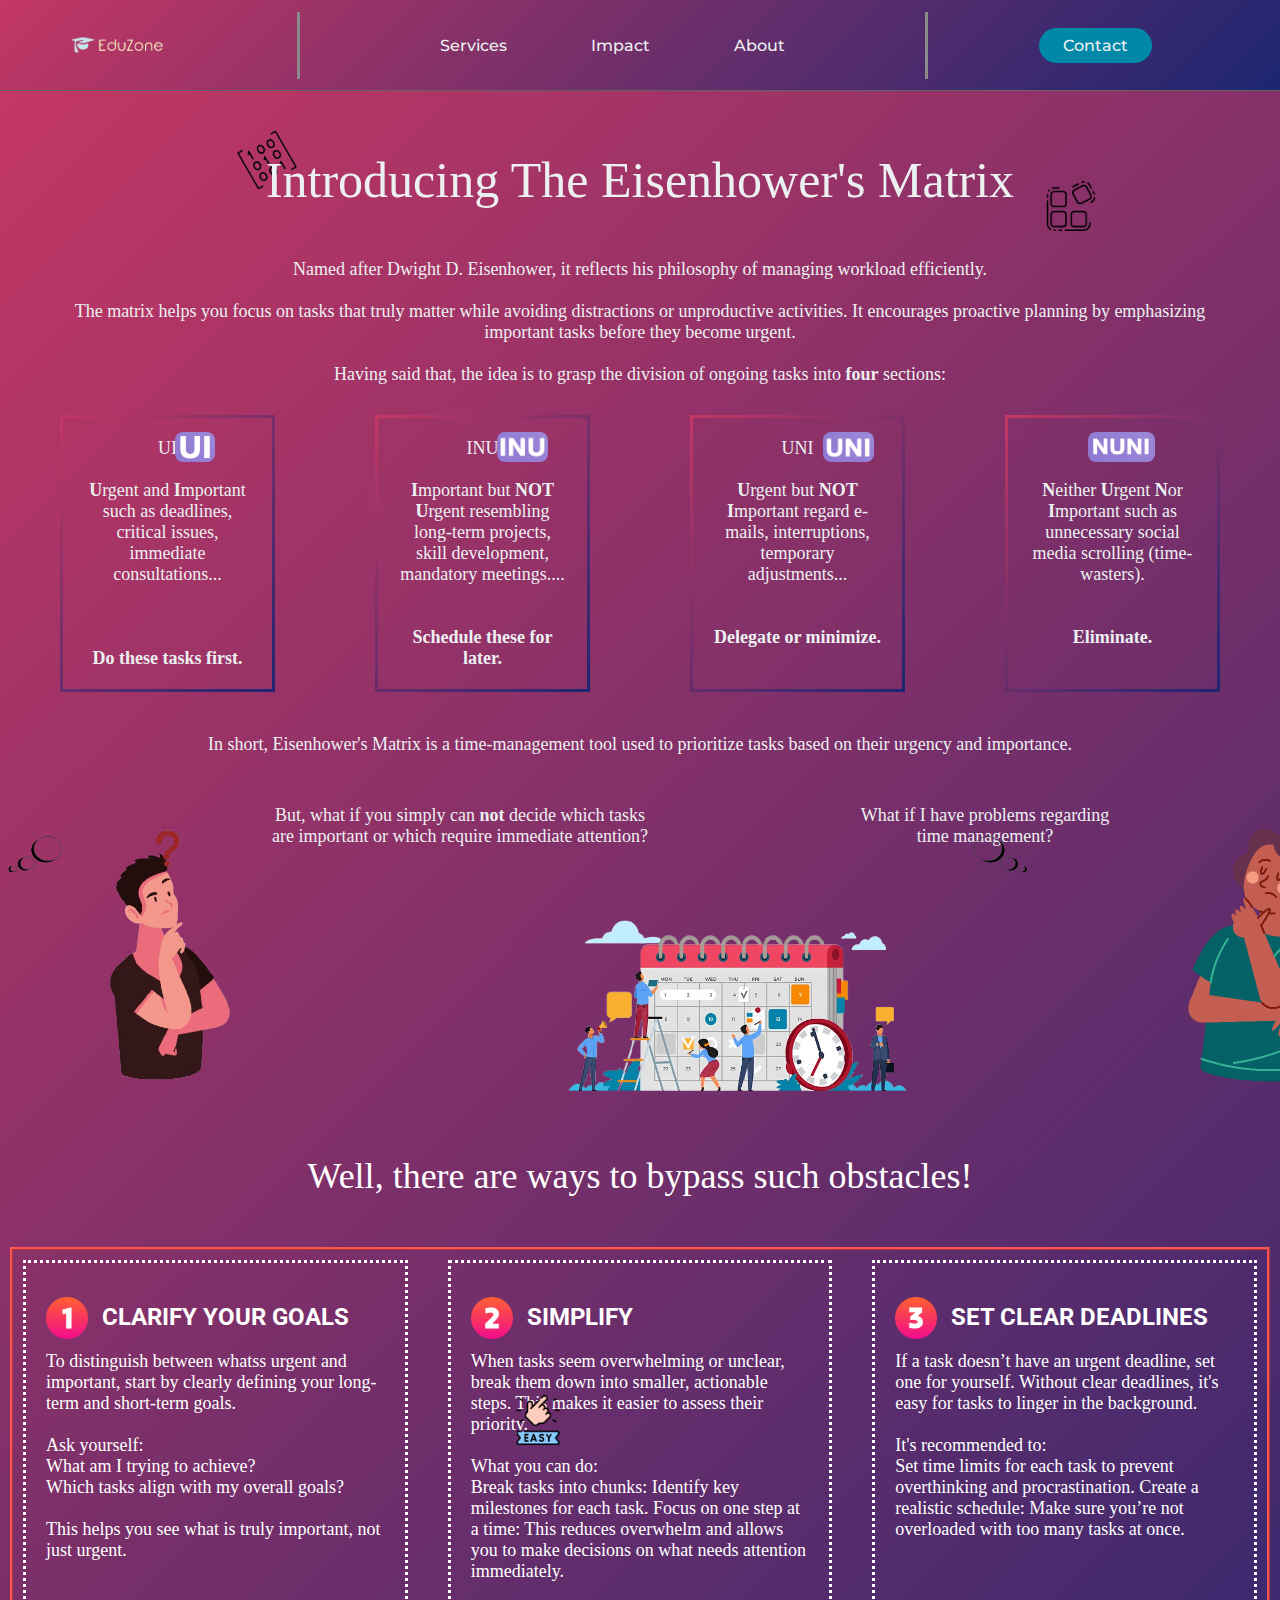
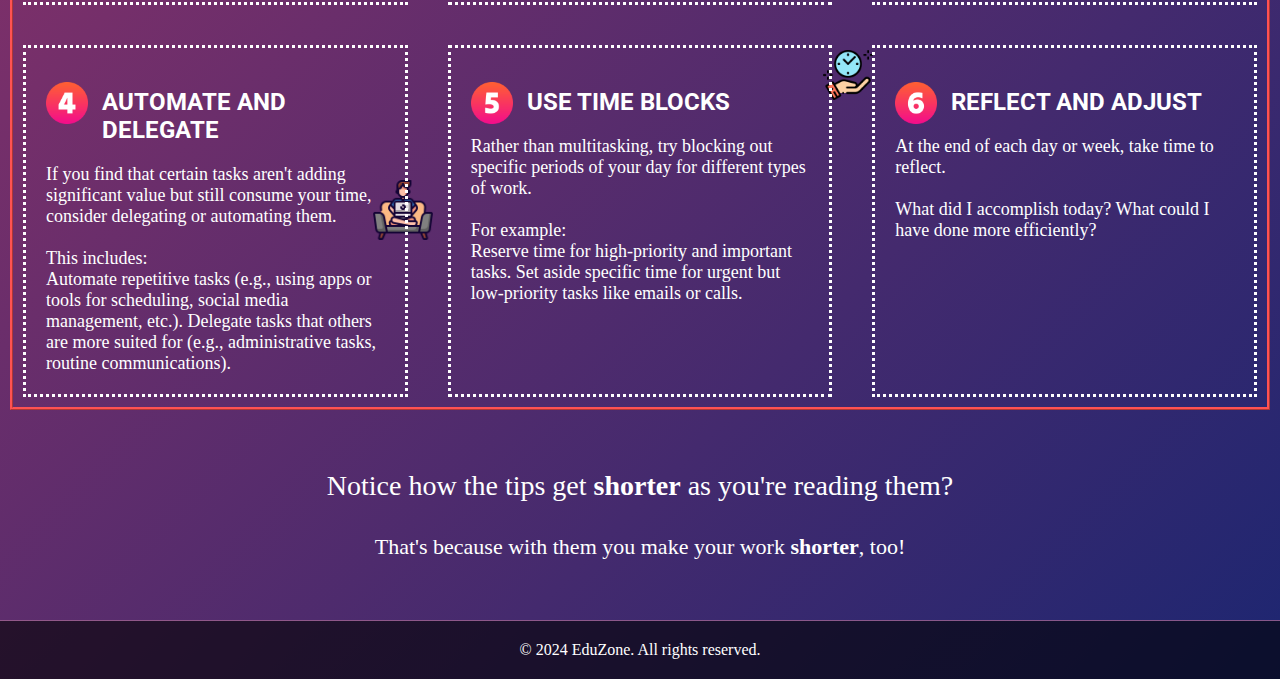
<file: impact.html>
<!DOCTYPE html>
<html>
    <head>
        <link rel="shortcut icon" type="logo-icon" href="images/EduZoneWebIcon.png">
        <title>Our Impact on EduZone</title>
        <script src="scripts/impact.js" defer></script>
        <link rel="stylesheet" href="styles/impact.css">
            <style>
                @import url('https://fonts.googleapis.com/css2?family=Montserrat:ital,wght@0,500;1,500&display=swap');
                @import url('https://fonts.googleapis.com/css2?family=Roboto:ital,wght@0,700;1,500&display=swap');
            </style>
    </head>
    <body>
        <div class="background-image"></div>
        
        <header class="header">
            <img id="logo" src="images/EduZoneNoBg.png" alt="EduZone logo">
            <nav>
                <ul class="links">
                    <li><a href="services.html">Services</a></li>
                    <li><a href="impact.html">Impact</a></li>
                    <li><a href="about.html">About</a></li>
                </ul>
            </nav>
            <a class="contact" href="about.html#contact"><button>Contact</button></a>
        </header>
        
        <div class="impact-container">
            <div class="eisenhower">
                <img class="matrix-picture" src="images/matrix.png">
                <img class="matrix-picture-2" src="images/matrix-picture-2.png">
                Introducing The Eisenhower's Matrix
            </div>
            <div class="eisenhower-introduction">
                Named after Dwight D. Eisenhower, it reflects his philosophy of managing workload efficiently.<br><br>
                The matrix helps you focus on tasks that truly matter while avoiding distractions or unproductive activities. It encourages proactive planning by emphasizing important tasks before they become urgent.
                <br><br>
                Having said that, the idea is to grasp the division of ongoing tasks into <strong>four</strong> sections:
                <div class="quadrants">
                    <div class="ui">
                        UI<br><br>
                        <div>
                            <img class="ui-picture" src="images/ui.png">
                            <strong>U</strong>rgent and <strong>I</strong>mportant such as deadlines, critical issues, immediate consultations... 
                            <br><br><br><br>
                            <strong>Do these tasks first.</strong>
                        </div>
                    </div>
                    <div class="inu">
                        INU<br><br>
                        <div>
                            <img class="inu-picture" src="images/inu.png">
                            <strong>I</strong>mportant but <strong>NOT</strong> <strong>U</strong>rgent resembling long-term projects, skill development, mandatory meetings.... 
                            <br><br><br>
                            <strong>Schedule these for later.</strong>
                        </div>
                    </div>
                    <div class="uni">
                        UNI<br><br>
                        <div>
                            <img class="uni-picture" src="images/uni.png">
                            <strong>U</strong>rgent but <strong>NOT</strong> <strong>I</strong>mportant regard e-mails, interruptions, temporary adjustments... 
                            <br><br><br>
                            <strong>Delegate or minimize.</strong>
                        </div>
                    </div>
                    <div class="nuni">
                        NUNI<br><br>
                        <div>
                            <img class="nuni-picture" src="images/nuni.png">
                            <strong>N</strong>either <strong>U</strong>rgent <strong>N</strong>or <strong>I</strong>mportant such as unnecessary social media scrolling (time-wasters). 
                            <br><br><br>
                            <strong>Eliminate.</strong>
                        </div>
                    </div>
                </div>
                <br><br>
                In short, Eisenhower's Matrix is a time-management tool used to prioritize tasks based on their urgency and importance. 
                <img class="round-bubbles" src="images/round-bubbles.png">
                <img class="round-bubbles-2" src="images/round-bubbles.png">

                <div class="display-as-inline">
                    <div class="final-impact-section">
                        <img class="man-thinking" src="images/man-thinking.png">
                        <div class="final-section-description">
                            But, what if you simply can <strong>not</strong> decide which tasks<br> are important or which require immediate attention?
                        </div>
                    </div>
                    <div class="final-impact-section-2">
                        <div class="final-section-descripion-2">
                            What if I have problems regarding time management?
                        </div>
                        <img class="man-thinking-2" src="images/man-thinking-2.png">
                    </div>
                    <img class="diagram-picture" src="images/diagram.png">
                </div>
            </div>
            <div class="final-header">
                Well, there are ways to bypass such obstacles!
            </div>
            <div class="final-impact-section-3">
                <img class="final-impact-3-1" src="images/final-impact-3-1.png">
                <img class="final-impact-3-2" src="images/final-impact-3-2.png">
                <img class="final-impact-3-3" src="images/final-impact-3-3.png">
                <img class="final-impact-3-4" src="images/final-impact-3-4.png">
                <div class="final-1">
                    <img class="one" src="images/one.png">
                    <h1 class="h1-1">CLARIFY YOUR GOALS</h1>
                    To distinguish between whatss urgent and important,
                    start by clearly defining your long-term and short-term goals. <br><br>
                    
                    Ask yourself:<br>
                    What am I trying to achieve?<br>
                    Which tasks align with my overall goals?<br><br>
                    This helps you see what is truly important, not just urgent.
                </div>
                <div class="final-2">
                    <img class="two" src="images/two.png">
                    <h1 class="h1-2">SIMPLIFY</h1>
                    When tasks seem overwhelming or unclear, break them down into smaller, actionable steps. This makes it easier to assess their priority.<br><br>

                    What you can do:<br>
                    Break tasks into chunks: Identify key milestones for each task.
                    Focus on one step at a time: This reduces overwhelm and allows you to make decisions on what needs attention immediately.
                </div>
                <div class="final-3">
                    <img class="three" src="images/three.png">
                    <h1 class="h1-3">SET CLEAR DEADLINES</h1>
                    If a task doesn’t have an urgent deadline, set one for yourself. Without clear deadlines, it's easy for tasks to linger in the background.<br><br>

                    It's recommended to:<br>
                    Set time limits for each task to prevent overthinking and procrastination.
                    Create a realistic schedule: Make sure you’re not overloaded with too many tasks at once.
                </div>
                <div class="final-4">
                    <img class="four" src="images/four.png">
                    <h1 class="h1-4">AUTOMATE AND DELEGATE</h1>
                    If you find that certain tasks aren't adding significant value but still consume your time, consider delegating or automating them.<br><br>

                    This includes:<br>
                    Automate repetitive tasks (e.g., using apps or tools for scheduling, social media management, etc.).
                    Delegate tasks that others are more suited for (e.g., administrative tasks, routine communications).
                </div>
                <div class="final-5">
                    <img class="five" src="images/five.png">
                    <h1 class="h1-5">USE TIME BLOCKS</h1>
                    Rather than multitasking, try blocking out specific periods of your day for different types of work.<br><br>

                    For example:<br>
                    Reserve time for high-priority and important tasks.
                    Set aside specific time for urgent but low-priority tasks like emails or calls.
                </div>
                <div class="final-6">
                    <img class="six" src="images/six.png">
                    <h1 class="h1-6">REFLECT AND ADJUST</h1>
                    At the end of each day or week, take time to reflect.<br><br>

                    What did I accomplish today?
                    What could I have done more efficiently?
                </div>
            </div>
            <div class="footer-1">
                Notice how the tips get <strong>shorter</strong> as you're reading them?<br><br>
            </div>
            <div class="footer-2">
                That's because with them you make your work <strong>shorter</strong>, too!
            </div>
            <footer class="footer">
                <p>&copy; 2024 EduZone. All rights reserved.</p>
            </footer>            
        </div>
    </body>
</html>
</file>
<file: styles/impact.css>
*{
    margin: 0;
    padding: 0;
}

.background-image-home {
    position: fixed;
    width: 100%;
    height: 100vh;
    background-image: url(../images/background-image-home.png);
    background-size: cover; 
    background-position: center; 
    background-repeat: no-repeat; 
    z-index: -1;
}


li, a, button{
    font-family: "Montserrat", sans-serif;
    font-weight: 500;
    font-size: 16px;
    color: #edf0f1;
    text-decoration: none;
}

h1, h2, h3, h4{
    font-family: "Roboto", sans-serif;
    padding: 20px;
}

h1{
    font-weight: 700;
    font-size: 80px;
    color: rgb(81, 207, 238);
}

h2{
    font-weight: 500;
    font-style: italic;
    font-size: 50px;
}

h3{
    margin-bottom: -8px;
    font-size: 26px;
}

h4{
    padding: 0;
    font-size: 24px;
    margin-bottom: 32px;
}

.description{
    display: flex;
    flex-direction: column;
    justify-content: center;
    align-items: center;
}

header{
    display: flex;
    justify-content: space-between;
    align-items: center;
    padding: 30px 10%;
}

#logo{
    height: 90px;
    width: auto;
    cursor: pointer;
    margin-left: -80px;
}

.links{
    list-style: none; 
    border-left: solid;
    border-right: solid;
    border-color: rgb(138, 138, 138);
    padding-left: 100px;
    padding-right: 100px;
}

.header{
    background: linear-gradient(135deg, #C33764, #1D2671);
    border-bottom-style: solid;
    border-bottom-color: rgb(99, 99, 99);
    padding-top: 0;
    padding-bottom: 0;
    border-bottom-width: 1px;
}

li{
    display: inline-block; 
    padding: 4px 20px;
    cursor: pointer;
    margin: 20px;
}

a:hover{
    color: #0088a9;
    transition: all 0.3s ease 0s;
}

a:active{
    color:#000000;
}

button{
    padding: 8px 24px;
    background-color: rgba(0, 136, 169, 1);
    border: none;
    border-radius: 50px;
    cursor: pointer;
    transition: all 0.3s ease 0s;
}

button:hover{
    background-color: rgba(0, 101, 126, 0.8);
}

button:active{
    background-color: black;
}

.impact-container{
    width: auto;
    min-height: 100vh;
    background: linear-gradient(135deg, #C33764, #1D2671);
    padding: 10px;
}

.eisenhower{
    font-family:'Trebuchet MS', 'Lucida Sans Unicode'; 
    font-weight: 500;
    font-size: 50px;
    color: #edf0f1;
    text-decoration: none;
    text-align: center;
    margin: 50px;
    position: relative;
    z-index: 2;
}

.matrix-picture{
    height: 50px;
    width: auto;
    position: absolute;
    z-index: -1;
    transform: rotate(-30deg);
    margin-top: -16px;
    margin-left: -24px;
}

.matrix-picture-2{
    height: 50px;
    width: auto;
    position: absolute;
    z-index: -1;
    margin-top: 30px;
    margin-left: 780px;
}

.eisenhower-introduction{
    font-family: 'Trebuchet MS', 'Lucida Sans Unicode'; 
    font-weight: 500;
    font-size: 18px;
    color: #edf0f1;
    text-decoration: none;
    text-align: center;
    margin: 50px;
}

.quadrants{
    margin-top: 30px;
    display: grid;
    grid-template-columns: repeat(4, 1fr);
    gap: 100px;
}

.ui{
    padding: 20px;
    background: transparent;
    border: solid;
    border-image: linear-gradient(135deg, #C33764, #1D2671);
    border-image-slice: 1; 
}

.ui-picture{
    position: absolute;
    height: 30px;
    width: auto;
    margin-top: -48px;
    margin-left: 86px;
    border-radius: 8px;
}

.inu{
    padding: 20px;
    background: transparent;
    border: solid;
    border-image: linear-gradient(135deg, #C33764, #1D2671);
    border-image-slice: 1; 
}

.inu-picture{
    position: absolute;
    height: 30px;
    width: auto;
    margin-top: -48px;
    margin-left: 86px;
    border-radius: 8px;
}

.uni{
    padding: 20px;
    background: transparent;
    border: solid;
    border-image: linear-gradient(135deg, #C33764, #1D2671);
    border-image-slice: 1; 
}

.uni-picture{
    position: absolute;
    height: 30px;
    width: auto;
    margin-top: -48px;
    margin-left: 86px;
    border-radius: 8px;
}

.nuni{
    padding: 20px;
    background: transparent;
    border: solid;
    border-image: linear-gradient(135deg, #C33764, #1D2671);
    border-image-slice: 1; 
}

.nuni-picture{
    position: absolute;
    height: 30px;
    width: auto;
    margin-top: -48px;
    margin-left: 46px;
    border-radius: 8px;
}

.man-thinking{
    height: 300px;
    width: auto;
}

.final-impact-section{
    margin-top: 50px;
    display: grid;
    grid-template-columns: repeat(2, 150px);
}

.final-section-description{
    min-width: 500px;
}

.round-bubbles{
    height: 50px;
    width: auto;
    position: absolute;
    margin-left: -1065px;
    margin-top: 100px;
}

.display-as-inline{
    display: flex;
}

.final-impact-section-2{
    margin-top: 50px;
    margin-left: 500px;
    display: grid;
    grid-template-columns: repeat(2, 250px);
    gap: -100px;
}
.man-thinking-2{
    height: 300px;
    width: auto;
}

.round-bubbles-2{
    height: 50px;
    width: auto;
    position: absolute;
    margin-left: -100px;
    margin-top: 100px;
    transform: scaleX(-1);
}

.diagram-picture{
    margin-top: 150px;
    margin-left: -800px;
    height: 200px;
    width: auto;
}

.final-header{
    font-family: 'Trebuchet MS', 'Lucida Sans Unicode';
    font-size: 36px;
    text-align: center;
    color:rgb(255, 255, 255);
}

.h1-1{
    color: white;
    font-size: 24px;
    margin-left: 36px;
}

.final-1{
    font-family: 'Trebuchet MS', 'Lucida Sans Unicode';
    color: white;
    font-size: 18px;
    border: dotted;
    padding: 20px;
}

.one{
    position: absolute;
    height: 42px;
    width: auto;
    margin-top: 14px;
}

.h1-2{
    color: white;
    font-size: 24px;
    margin-left: 36px;
}

.final-2{
    font-family: 'Trebuchet MS', 'Lucida Sans Unicode';
    color: white;
    font-size: 18px;
    border: dotted;
    padding: 20px;
}

.two{
    position: absolute;
    height: 42px;
    width: auto;
    margin-top: 14px;
}

.h1-3{
    color: white;
    font-size: 24px;
    margin-left: 36px;
}

.final-3{
    font-family: 'Trebuchet MS', 'Lucida Sans Unicode';
    color: white;
    font-size: 18px;
    border: dotted;
    padding: 20px;
}

.three{
    position: absolute;
    height: 42px;
    width: auto;
    margin-top: 14px;
}

.h1-4{
    color: white;
    font-size: 24px;
    margin-left: 36px;
}

.final-4{
    font-family: 'Trebuchet MS', 'Lucida Sans Unicode';
    color: white;
    font-size: 18px;
    border: dotted;
    padding: 20px;
}

.four{
    position: absolute;
    height: 42px;
    width: auto;
    margin-top: 14px;
}

.h1-5{
    color: white;
    font-size: 24px;
    margin-left: 36px;
}

.final-5{
    font-family: 'Trebuchet MS', 'Lucida Sans Unicode';
    color: white;
    font-size: 18px;
    border: dotted;
    padding: 20px;
}

.five{
    position: absolute;
    height: 42px;
    width: auto;
    margin-top: 14px;
}

.h1-6{
    color: white;
    font-size: 24px;
    margin-left: 36px;
}

.final-6{
    font-family: 'Trebuchet MS', 'Lucida Sans Unicode';
    color: white;
    font-size: 18px;
    border: dotted;
    padding: 20px;
}

.six{
    position: absolute;
    height: 42px;
    width: auto;
    margin-top: 14px;
}

.final-impact-section-3{
    display: grid;
    grid-template-columns: repeat(3, 1fr); 
    grid-template-rows: repeat(2, auto);  
    gap: 40px; 
    padding: 10px; 
    border: ridge rgb(255, 82, 82);
    margin-top: 50px;
    position: relative;
    z-index: 1;
}

.final-impact-3-1{
    height: 60px;
    width: auto;
    position: absolute;
    margin-left: 360px;
    margin-top: 530px;
    z-index: -1;
}

.final-impact-3-2{
    height: 50px;
    width: auto;
    position: absolute;
    margin-left: 810px;
    margin-top: 400px;
    z-index: -1;
}

.final-impact-3-3{
    height: 50px;
    width: auto;
    position: absolute;
    margin-left: 1400px;
    margin-top: 160px;
    z-index: 1;
}

.final-impact-3-4{
    height: 50px;
    width: auto;
    position: absolute;
    margin-left: 500px;
    margin-top: 145px;
    z-index: 1;
}

.footer-1{
    font-family: 'Trebuchet MS', 'Lucida Sans Unicode';
    font-size: 28px;
    text-align: center;
    color: white;
    margin-top: 60px;
}

.footer-2{
    font-family: 'Trebuchet MS', 'Lucida Sans Unicode';
    font-size: 22px;
    text-align: center;
    color: white;
    margin-bottom: 60px;
}


.footer {
    background-color: rgba(0, 0, 0, 0.6);
    color: #ffffff; 
    text-align: center;
    padding: 20px;
    margin-left: -10px;
    margin-right: -10px;
    margin-bottom: -10px;
    font-family: 'Trebuchet MS', 'Lucida Sans Unicode'; 
    font-size: 16px;
    border-top: 1px solid rgba(255, 160, 233, 0.5); 
}
</file>
